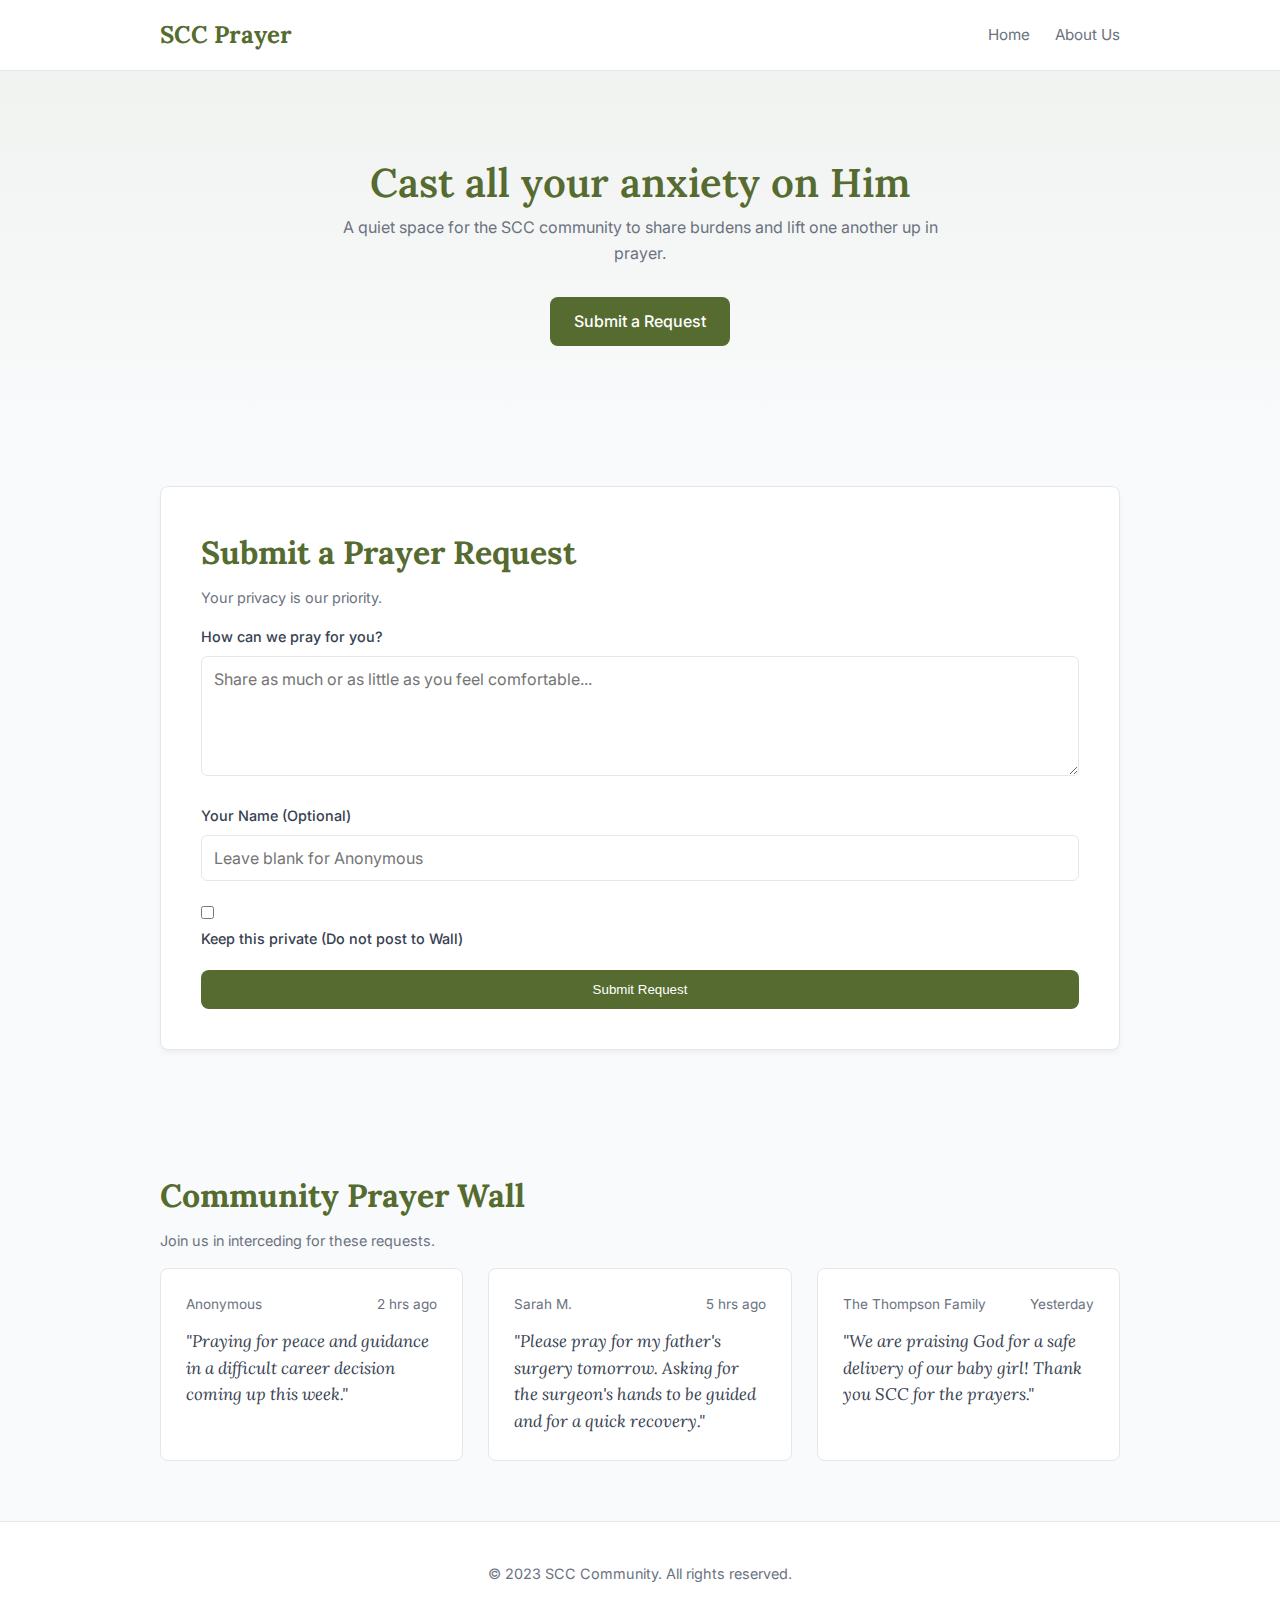
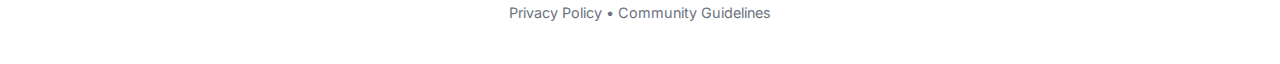
<file: index.html>
<!DOCTYPE html>
<html lang="en">
<head>
    <meta charset="UTF-8">
    <meta name="viewport" content="width=device-width, initial-scale=1.0">
    <title>SCC Prayer | Share & Intercede</title>
    <link rel="icon" type="image/png" href="static/SCClogo.jpeg">
    
    <link rel="stylesheet" href="static/style.css">

    <link rel="preconnect" href="https://fonts.googleapis.com">
    <link rel="preconnect" href="https://fonts.gstatic.com" crossorigin>
    <link href="https://fonts.googleapis.com/css2?family=Inter:wght@300;400;500&family=Lora:ital,wght@0,400;0,600;1,400&display=swap" rel="stylesheet">
    
    <link rel="stylesheet" href="static/style.css" >
</head>
<body>

    <nav class="navbar">
    <div class="container nav-flex">
        <a href="index.html" class="logo">SCC Prayer</a>

        <button class="hamburger" id="hamburgerBtn" aria-label="Toggle menu">
            <span class="bar"></span>
            <span class="bar"></span>
            <span class="bar"></span>
        </button>

        <div class="nav-links" id="navLinks">
            <a href="index.html" class="nav-item">Home</a>
            <a href="about.html" class="nav-item">About Us</a>
            
        </div>
    </div>
</nav>


    <header class="hero">
        <div class="container hero-content">
            <h1>Cast all your anxiety on Him</h1>
            <p class="hero-subtitle">A quiet space for the SCC community to share burdens and lift one another up in prayer.</p>
            <a href="#request" class="btn btn-primary">Submit a Request</a>
        </div>
    </header>

    <main>
        <section id="request" class="section-spacer">
            <div class="container">
                <div class="form-card">
                    <div class="form-header">
                        <h2>Submit a Prayer Request</h2>
                        <p class="text-muted">Your privacy is our priority.</p>
                    </div>

                    <div id="successMessage" class="alert alert-success" style="display:none;">
                        Your prayer request has been received.
                    </div>

                    <form id="prayerForm">
                        <div class="form-group">
                            <label for="prayerContent">How can we pray for you?</label>
                            <textarea id="prayerContent" class="form-control" placeholder="Share as much or as little as you feel comfortable..." required></textarea>
                        </div>

                        <div class="form-group">
                            <label for="name">Your Name (Optional)</label>
                            <input type="text" id="name" class="form-control" placeholder="Leave blank for Anonymous">
                        </div>

                        <div class="form-group checkbox-wrapper">
                            <input type="checkbox" id="privateCheck">
                            <label for="privateCheck" class="label-inline">Keep this private (Do not post to Wall)</label>
                        </div>

                        <button type="submit" class="btn btn-block">Submit Request</button>
                    </form>
                </div>
            </div>
        </section>

        <section id="wall" class="section-spacer bg-light">
            <div class="container">
                <div class="wall-header">
                    <h2>Community Prayer Wall</h2>
                    <p class="text-muted">Join us in interceding for these requests.</p>
                </div>

                <div class="prayer-grid" id="prayerGrid">
                    <article class="prayer-card">
                        <div class="prayer-meta">
                            <span class="author">Anonymous</span>
                            <span class="timestamp">2 hrs ago</span>
                        </div>
                        <div class="prayer-body">
                            "Praying for peace and guidance in a difficult career decision coming up this week."
                        </div>
                    </article>

                    <article class="prayer-card">
                        <div class="prayer-meta">
                            <span class="author">Sarah M.</span>
                            <span class="timestamp">5 hrs ago</span>
                        </div>
                        <div class="prayer-body">
                            "Please pray for my father's surgery tomorrow. Asking for the surgeon's hands to be guided and for a quick recovery."
                        </div>
                    </article>

                    <article class="prayer-card">
                        <div class="prayer-meta">
                            <span class="author">The Thompson Family</span>
                            <span class="timestamp">Yesterday</span>
                        </div>
                        <div class="prayer-body">
                            "We are praising God for a safe delivery of our baby girl! Thank you SCC for the prayers."
                        </div>
                    </article>
                </div>
            </div>
        </section>
    </main>

    <footer class="footer">
        <div class="container">
            <p>&copy; 2023 SCC Community. All rights reserved.</p>
            <nav class="footer-nav">
                <a href="#">Privacy Policy</a>
                <span class="separator">&bull;</span>
                <a href="#">Community Guidelines</a>
            </nav>
        </div>
    </footer>

    
    <script src="static/script.js" ></script>
</body>
</html>
</file>
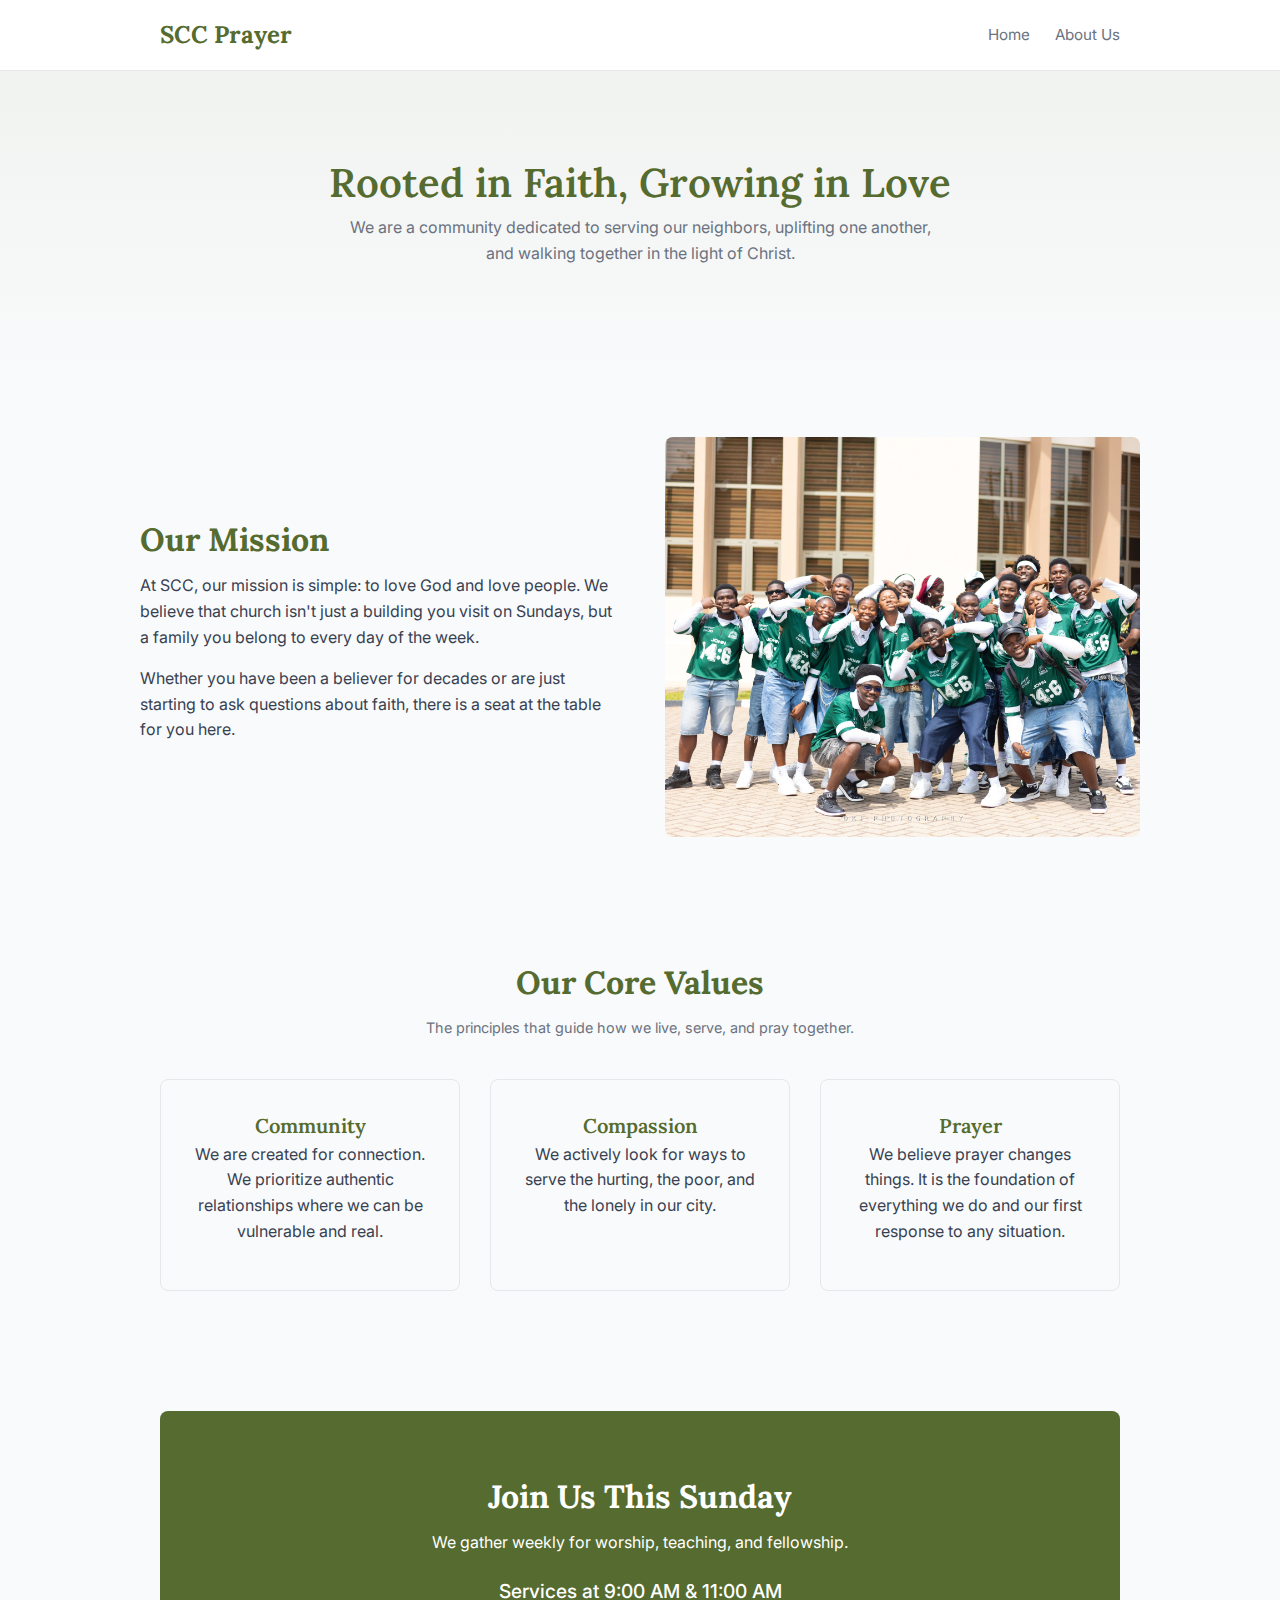
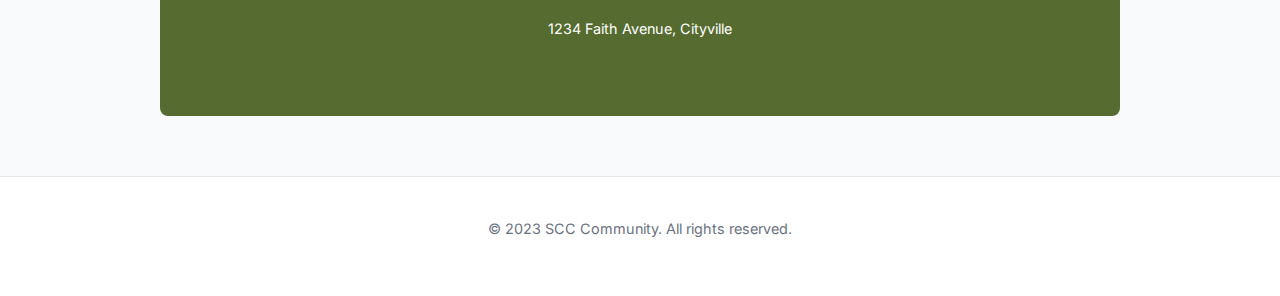
<file: about.html>
<!DOCTYPE html>
<html lang="en">
<head>
    <meta charset="UTF-8">
    <meta name="viewport" content="width=device-width, initial-scale=1.0">
    <title>About Us | SCC Community</title>
    <link rel="icon" type="image/png" href="static/SCClogo.jpeg">
    
    <link rel="preconnect" href="https://fonts.googleapis.com">
    <link rel="preconnect" href="https://fonts.gstatic.com" crossorigin>
    <link href="https://fonts.googleapis.com/css2?family=Inter:wght@300;400;500;600&family=Lora:ital,wght@0,400;0,600;1,400&display=swap" rel="stylesheet">
    <link rel="stylesheet" href="static/style.css">
</head>
<body>

    <nav class="navbar">
    <div class="container nav-flex">
        <a href="index.html" class="logo">SCC Prayer</a>

        <button class="hamburger" id="hamburgerBtn" aria-label="Toggle menu">
            <span class="bar"></span>
            <span class="bar"></span>
            <span class="bar"></span>
        </button>

        <div class="nav-links" id="navLinks">
            <a href="index.html" class="nav-item">Home</a>
            <a href="about.html" class="nav-item">About Us</a>
            
        </div>
    </div>
</nav>

    <header class="hero">
        <div class="container">
            <h1>Rooted in Faith, Growing in Love</h1>
            <p>We are a community dedicated to serving our neighbors, uplifting one another, and walking together in the light of Christ.</p>
        </div>
    </header>

    <main>
        
        <section class="section-spacer container">
            <div class="two-col-grid">
                <div class="text-block">
                    <h2>Our Mission</h2>
                    <p>
                        At SCC, our mission is simple: to love God and love people. We believe that church isn't just a building you visit on Sundays, but a family you belong to every day of the week.
                    </p>
                    <p>
                        Whether you have been a believer for decades or are just starting to ask questions about faith, there is a seat at the table for you here.
                    </p>
                </div>
                <div class="image-block">
                    <img src="static/images/SHOT8932.jpg">
                </div>
            </div>
        </section>

        <section class="section-spacer values-section">
            <div class="container">
                <div style="text-align: center; max-width: 600px; margin: 0 auto;">
                    <h2>Our Core Values</h2>
                    <p class="text-muted">The principles that guide how we live, serve, and pray together.</p>
                </div>

                <div class="values-grid">
                    <div class="value-card">
                        <h3>Community</h3>
                        <p>We are created for connection. We prioritize authentic relationships where we can be vulnerable and real.</p>
                    </div>
                    <div class="value-card">
                        <h3>Compassion</h3>
                        <p>We actively look for ways to serve the hurting, the poor, and the lonely in our city.</p>
                    </div>
                    <div class="value-card">
                        <h3>Prayer</h3>
                        <p>We believe prayer changes things. It is the foundation of everything we do and our first response to any situation.</p>
                    </div>
                </div>
            </div>
        </section>

        <div class="container">
            <div class="service-times">
                <h2>Join Us This Sunday</h2>
                <p>We gather weekly for worship, teaching, and fellowship.</p>
                <div style="margin-top: 20px; font-size: 1.2rem; font-weight: 500;">
                    Services at 9:00 AM & 11:00 AM
                </div>
                <p style="margin-top: 10px; font-size: 0.9rem;">1234 Faith Avenue, Cityville</p>
            </div>
        </div>

    </main>

    <footer>
        <div class="container">
            <p>&copy; 2023 SCC Community. All rights reserved.</p>
        </div>
    </footer>
<script src="static/script.js" ></script>
</body>
</html>
</file>
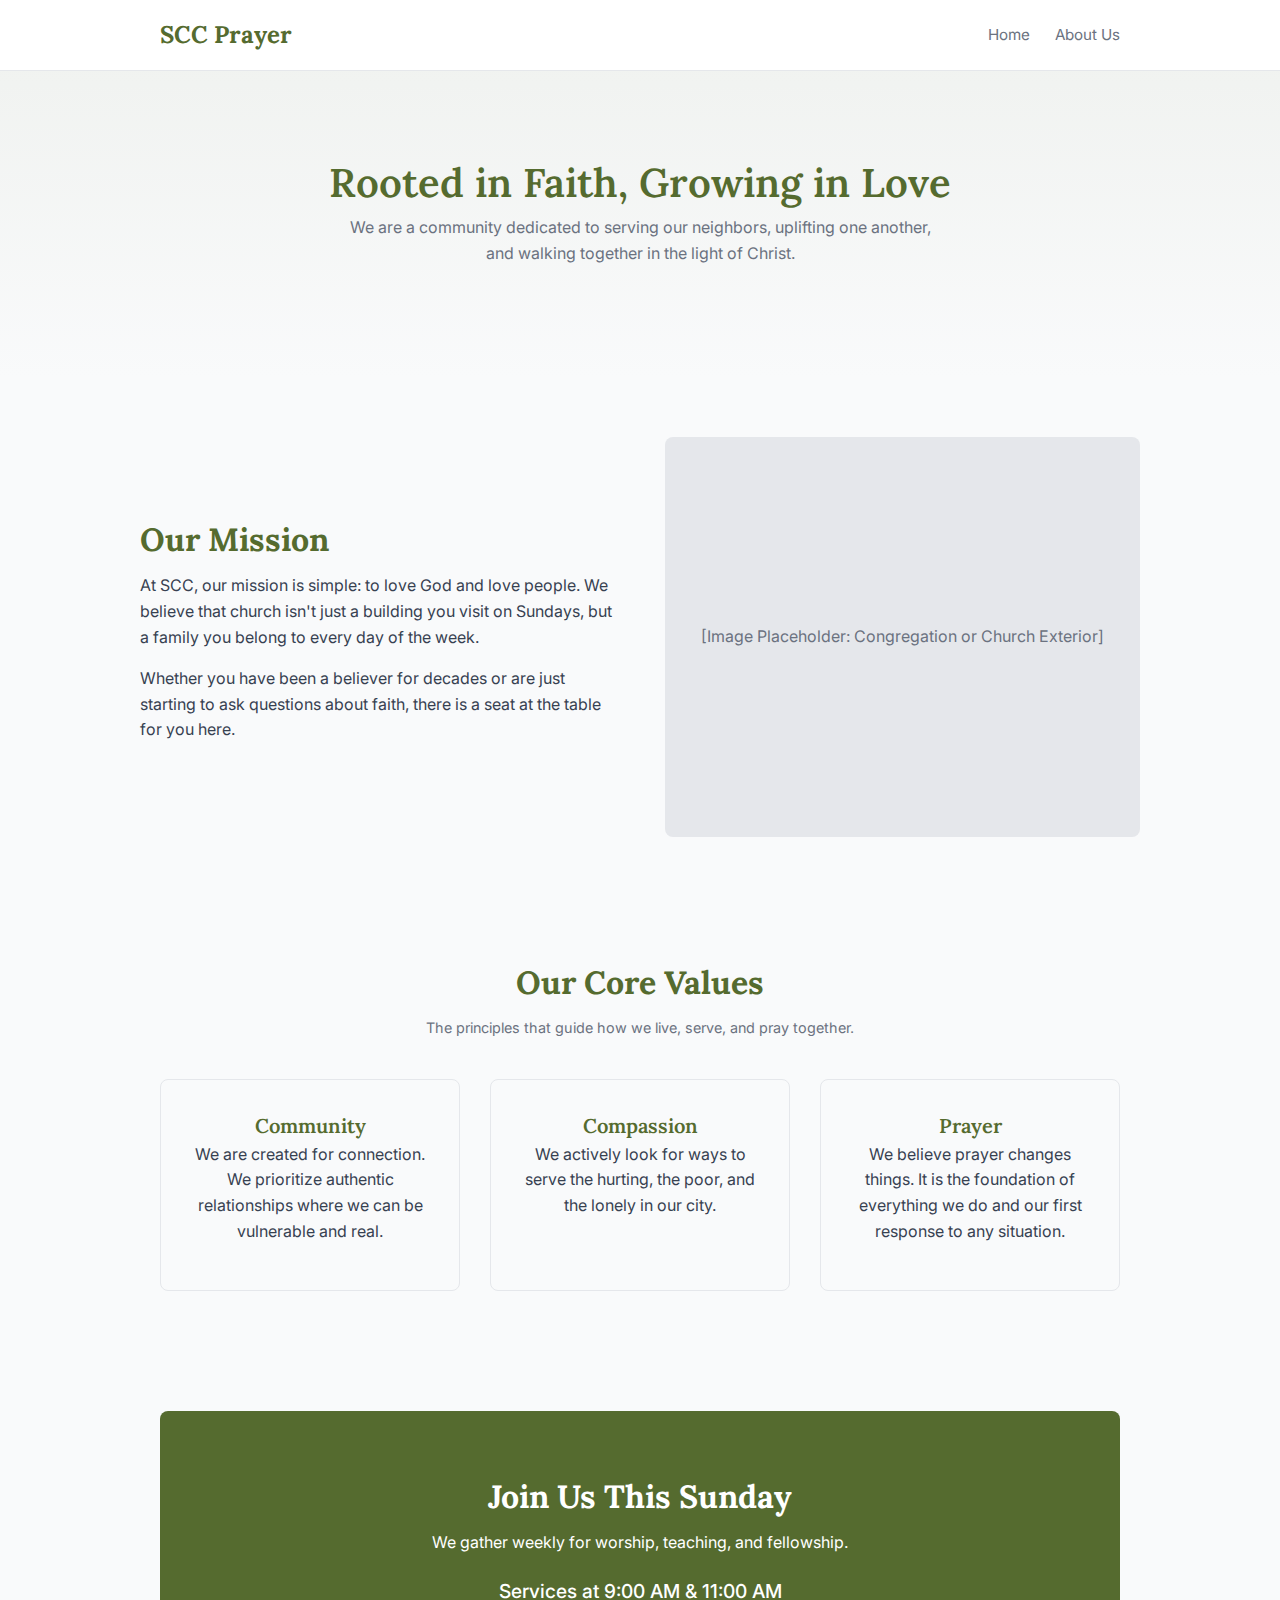
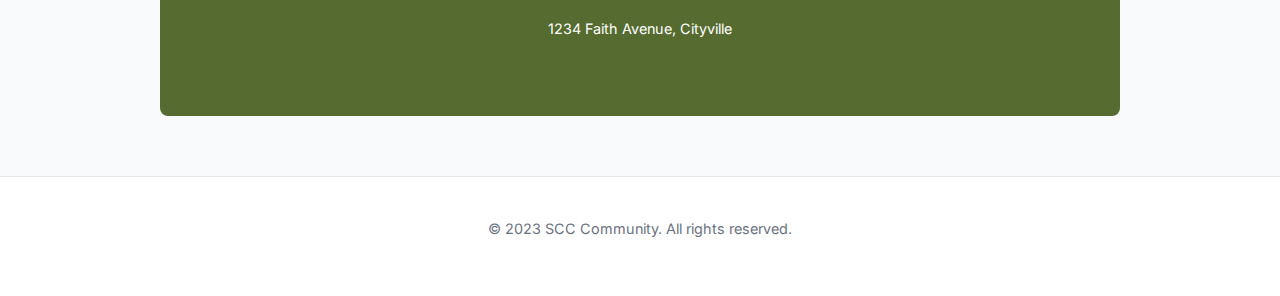
<file: about1.html>
<!DOCTYPE html>
<html lang="en">
<head>
    <meta charset="UTF-8">
    <meta name="viewport" content="width=device-width, initial-scale=1.0">
    <title>About Us | SCC Community</title>
    
    <link rel="preconnect" href="https://fonts.googleapis.com">
    <link rel="preconnect" href="https://fonts.gstatic.com" crossorigin>
    <link href="https://fonts.googleapis.com/css2?family=Inter:wght@300;400;500;600&family=Lora:ital,wght@0,400;0,600;1,400&display=swap" rel="stylesheet">
    <link rel="stylesheet" href="style.css">
</head>
<body>

    <nav class="navbar">
    <div class="container nav-flex">
        <a href="index.html" class="logo">SCC Prayer</a>

        <button class="hamburger" id="hamburgerBtn" aria-label="Toggle menu">
            <span class="bar"></span>
            <span class="bar"></span>
            <span class="bar"></span>
        </button>

        <div class="nav-links" id="navLinks">
            <a href="index.html" class="nav-item">Home</a>
            <a href="about1.html" class="nav-item">About Us</a>
            
        </div>
    </div>
</nav>

    <header class="hero">
        <div class="container">
            <h1>Rooted in Faith, Growing in Love</h1>
            <p>We are a community dedicated to serving our neighbors, uplifting one another, and walking together in the light of Christ.</p>
        </div>
    </header>

    <main>
        
        <section class="section-spacer container">
            <div class="two-col-grid">
                <div class="text-block">
                    <h2>Our Mission</h2>
                    <p>
                        At SCC, our mission is simple: to love God and love people. We believe that church isn't just a building you visit on Sundays, but a family you belong to every day of the week.
                    </p>
                    <p>
                        Whether you have been a believer for decades or are just starting to ask questions about faith, there is a seat at the table for you here.
                    </p>
                </div>
                <div class="image-block">
                    [Image Placeholder: Congregation or Church Exterior]
                </div>
            </div>
        </section>

        <section class="section-spacer values-section">
            <div class="container">
                <div style="text-align: center; max-width: 600px; margin: 0 auto;">
                    <h2>Our Core Values</h2>
                    <p class="text-muted">The principles that guide how we live, serve, and pray together.</p>
                </div>

                <div class="values-grid">
                    <div class="value-card">
                        <h3>Community</h3>
                        <p>We are created for connection. We prioritize authentic relationships where we can be vulnerable and real.</p>
                    </div>
                    <div class="value-card">
                        <h3>Compassion</h3>
                        <p>We actively look for ways to serve the hurting, the poor, and the lonely in our city.</p>
                    </div>
                    <div class="value-card">
                        <h3>Prayer</h3>
                        <p>We believe prayer changes things. It is the foundation of everything we do and our first response to any situation.</p>
                    </div>
                </div>
            </div>
        </section>

        <div class="container">
            <div class="service-times">
                <h2>Join Us This Sunday</h2>
                <p>We gather weekly for worship, teaching, and fellowship.</p>
                <div style="margin-top: 20px; font-size: 1.2rem; font-weight: 500;">
                    Services at 9:00 AM & 11:00 AM
                </div>
                <p style="margin-top: 10px; font-size: 0.9rem;">1234 Faith Avenue, Cityville</p>
            </div>
        </div>

    </main>

    <footer>
        <div class="container">
            <p>&copy; 2023 SCC Community. All rights reserved.</p>
        </div>
    </footer>
<script src="script.js" ></script>
</body>
</html>
</file>
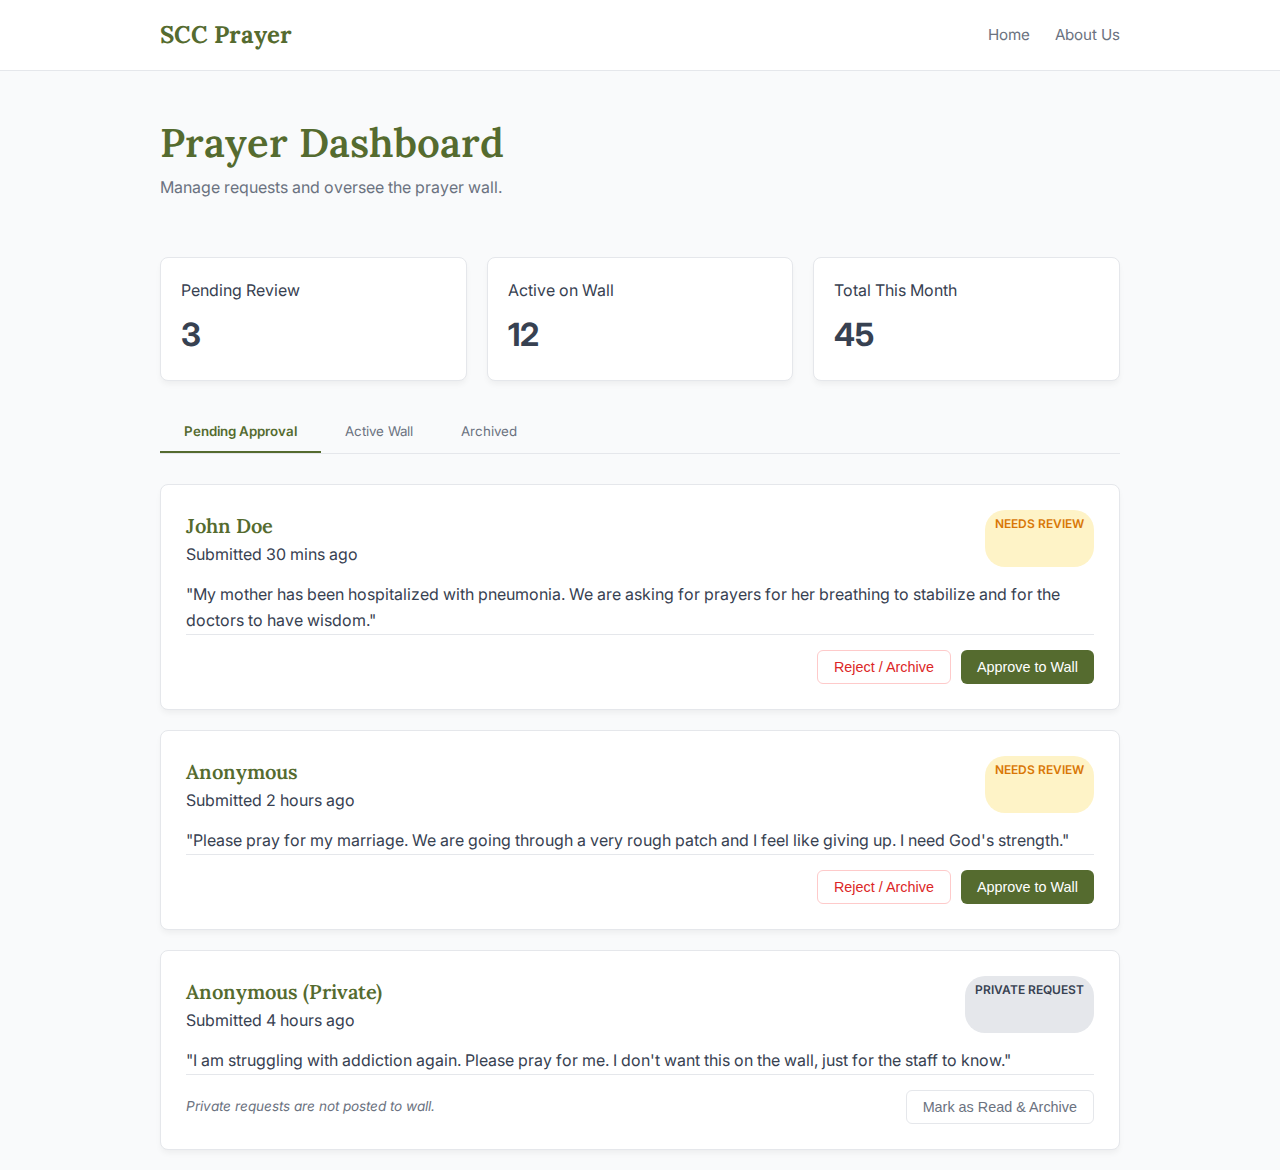
<file: admindashboard.html>
<!DOCTYPE html>
<html lang="en">
<head>
    <meta charset="UTF-8">
    <meta name="viewport" content="width=device-width, initial-scale=1.0">
    <title>Admin Dashboard | SCC Prayer</title>
    <link rel="icon" type="image/png" href="static/SCClogo.jpeg">
    <link rel="preconnect" href="https://fonts.googleapis.com">
    <link rel="preconnect" href="https://fonts.gstatic.com" crossorigin>
    <link href="https://fonts.googleapis.com/css2?family=Inter:wght@300;400;500;600&family=Lora:ital,wght@0,400;0,600;1,400&display=swap" rel="stylesheet">
    
    <link rel="stylesheet" href="static/style.css" >
    
    </head>
<body>

    <nav class="navbar">
    <div class="container nav-flex">
        <a href="index.html" class="logo">SCC Prayer</a>

        <button class="hamburger" id="hamburgerBtn" aria-label="Toggle menu">
            <span class="bar"></span>
            <span class="bar"></span>
            <span class="bar"></span>
        </button>

        <div class="nav-links" id="navLinks">
            <a href="index.html" class="nav-item">Home</a>
            <a href="about.html" class="nav-item">About Us</a>
            
        </div>
    </div>
</nav>


    <main class="container">
        <header class="dashboard-header">
            <div>
                <h1>Prayer Dashboard</h1>
                <p style="color: var(--text-muted);">Manage requests and oversee the prayer wall.</p>
            </div>
        </header>

        <section class="stats-grid">
            <div class="stat-card">
                <div class="stat-label">Pending Review</div>
                <div class="stat-number" style="color: var(--text-pending);">3</div>
            </div>
            <div class="stat-card">
                <div class="stat-label">Active on Wall</div>
                <div class="stat-number" style="color: var(--text-active);">12</div>
            </div>
            <div class="stat-card">
                <div class="stat-label">Total This Month</div>
                <div class="stat-number">45</div>
            </div>
        </section>

        <div class="tabs">
            <button class="tab-btn active" onclick="switchTab('pending')">Pending Approval</button>
            <button class="tab-btn" onclick="switchTab('active')">Active Wall</button>
            <button class="tab-btn" onclick="switchTab('archived')">Archived</button>
        </div>

        <div id="pending-view" class="view-section">
            
            <div class="request-card" id="req-101">
                <div class="card-header">
                    <div class="meta-info">
                        <h3>John Doe</h3>
                        <div class="meta-date">Submitted 30 mins ago</div>
                    </div>
                    <span class="status-badge badge-pending">Needs Review</span>
                </div>
                <div class="prayer-text">
                    "My mother has been hospitalized with pneumonia. We are asking for prayers for her breathing to stabilize and for the doctors to have wisdom."
                </div>
                <div class="card-actions">
                    <button class="btn btn-reject" onclick="archiveRequest('req-101')">Reject / Archive</button>
                    <button class="btn btn-approve" onclick="approveRequest('req-101')">Approve to Wall</button>
                </div>
            </div>

            <div class="request-card" id="req-102">
                <div class="card-header">
                    <div class="meta-info">
                        <h3>Anonymous</h3>
                        <div class="meta-date">Submitted 2 hours ago</div>
                    </div>
                    <span class="status-badge badge-pending">Needs Review</span>
                </div>
                <div class="prayer-text">
                    "Please pray for my marriage. We are going through a very rough patch and I feel like giving up. I need God's strength."
                </div>
                <div class="card-actions">
                    <button class="btn btn-reject" onclick="archiveRequest('req-102')">Reject / Archive</button>
                    <button class="btn btn-approve" onclick="approveRequest('req-102')">Approve to Wall</button>
                </div>
            </div>

             <div class="request-card" id="req-103">
                <div class="card-header">
                    <div class="meta-info">
                        <h3>Anonymous (Private)</h3>
                        <div class="meta-date">Submitted 4 hours ago</div>
                    </div>
                    <span class="status-badge badge-pending" style="background:#E5E7EB; color:#374151;">Private Request</span>
                </div>
                <div class="prayer-text">
                    "I am struggling with addiction again. Please pray for me. I don't want this on the wall, just for the staff to know."
                </div>
                <div class="card-actions">
                    <div style="margin-right: auto; font-size: 0.85rem; color: var(--text-muted); align-self: center;">
                        <em>Private requests are not posted to wall.</em>
                    </div>
                    <button class="btn btn-archive" onclick="archiveRequest('req-103')">Mark as Read & Archive</button>
                </div>
            </div>

        </div>

        <div id="active-view" class="view-section hidden">
            
            <div class="request-card" id="req-201">
                <div class="card-header">
                    <div class="meta-info">
                        <h3>Sarah M.</h3>
                        <div class="meta-date">Posted 5 hours ago</div>
                    </div>
                    <span class="status-badge badge-active">Live</span>
                </div>
                <div class="prayer-text">
                    "Please pray for my father's surgery tomorrow. Asking for the surgeon's hands to be guided and for a quick recovery."
                </div>
                <div class="card-actions">
                    <button class="btn btn-archive" onclick="archiveRequest('req-201')">Remove from Wall</button>
                </div>
            </div>

            <div class="request-card" id="req-202">
                <div class="card-header">
                    <div class="meta-info">
                        <h3>The Thompson Family</h3>
                        <div class="meta-date">Posted Yesterday</div>
                    </div>
                    <span class="status-badge badge-active">Live</span>
                </div>
                <div class="prayer-text">
                    "We are praising God for a safe delivery of our baby girl! Thank you SCC for the prayers."
                </div>
                <div class="card-actions">
                    <button class="btn btn-archive" onclick="archiveRequest('req-202')">Remove from Wall</button>
                </div>
            </div>
        </div>

        <div id="archived-view" class="view-section hidden">
            <div class="empty-state">
                <p>No recently archived items.</p>
            </div>
        </div>

    </main>

    
    <script src="static/script.js" ></script>
</body>
</html>
</file>
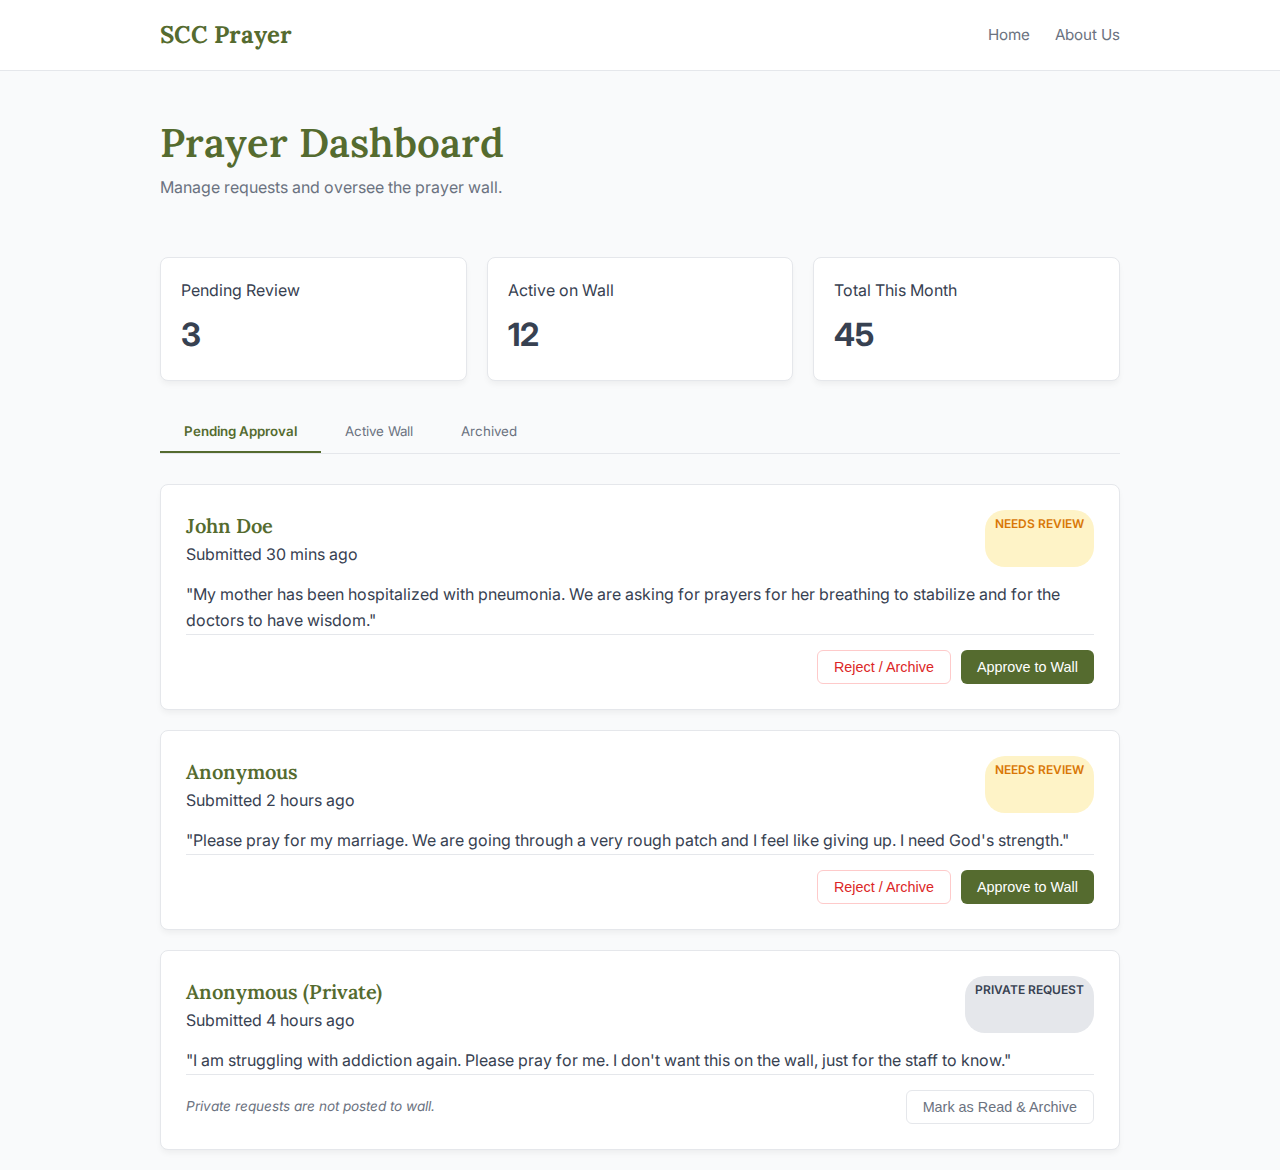
<file: admindashboard1.html>
<!DOCTYPE html>
<html lang="en">
<head>
    <meta charset="UTF-8">
    <meta name="viewport" content="width=device-width, initial-scale=1.0">
    <title>Admin Dashboard | SCC Prayer</title>
    
    <link rel="preconnect" href="https://fonts.googleapis.com">
    <link rel="preconnect" href="https://fonts.gstatic.com" crossorigin>
    <link href="https://fonts.googleapis.com/css2?family=Inter:wght@300;400;500;600&family=Lora:ital,wght@0,400;0,600;1,400&display=swap" rel="stylesheet">
    
    <link rel="stylesheet" href="style.css" >
    
    </head>
<body>

    <nav class="navbar">
    <div class="container nav-flex">
        <a href="index.html" class="logo">SCC Prayer</a>

        <button class="hamburger" id="hamburgerBtn" aria-label="Toggle menu">
            <span class="bar"></span>
            <span class="bar"></span>
            <span class="bar"></span>
        </button>

        <div class="nav-links" id="navLinks">
            <a href="index.html" class="nav-item">Home</a>
            <a href="about1.html" class="nav-item">About Us</a>
            
        </div>
    </div>
</nav>


    <main class="container">
        <header class="dashboard-header">
            <div>
                <h1>Prayer Dashboard</h1>
                <p style="color: var(--text-muted);">Manage requests and oversee the prayer wall.</p>
            </div>
        </header>

        <section class="stats-grid">
            <div class="stat-card">
                <div class="stat-label">Pending Review</div>
                <div class="stat-number" style="color: var(--text-pending);">3</div>
            </div>
            <div class="stat-card">
                <div class="stat-label">Active on Wall</div>
                <div class="stat-number" style="color: var(--text-active);">12</div>
            </div>
            <div class="stat-card">
                <div class="stat-label">Total This Month</div>
                <div class="stat-number">45</div>
            </div>
        </section>

        <div class="tabs">
            <button class="tab-btn active" onclick="switchTab('pending')">Pending Approval</button>
            <button class="tab-btn" onclick="switchTab('active')">Active Wall</button>
            <button class="tab-btn" onclick="switchTab('archived')">Archived</button>
        </div>

        <div id="pending-view" class="view-section">
            
            <div class="request-card" id="req-101">
                <div class="card-header">
                    <div class="meta-info">
                        <h3>John Doe</h3>
                        <div class="meta-date">Submitted 30 mins ago</div>
                    </div>
                    <span class="status-badge badge-pending">Needs Review</span>
                </div>
                <div class="prayer-text">
                    "My mother has been hospitalized with pneumonia. We are asking for prayers for her breathing to stabilize and for the doctors to have wisdom."
                </div>
                <div class="card-actions">
                    <button class="btn btn-reject" onclick="archiveRequest('req-101')">Reject / Archive</button>
                    <button class="btn btn-approve" onclick="approveRequest('req-101')">Approve to Wall</button>
                </div>
            </div>

            <div class="request-card" id="req-102">
                <div class="card-header">
                    <div class="meta-info">
                        <h3>Anonymous</h3>
                        <div class="meta-date">Submitted 2 hours ago</div>
                    </div>
                    <span class="status-badge badge-pending">Needs Review</span>
                </div>
                <div class="prayer-text">
                    "Please pray for my marriage. We are going through a very rough patch and I feel like giving up. I need God's strength."
                </div>
                <div class="card-actions">
                    <button class="btn btn-reject" onclick="archiveRequest('req-102')">Reject / Archive</button>
                    <button class="btn btn-approve" onclick="approveRequest('req-102')">Approve to Wall</button>
                </div>
            </div>

             <div class="request-card" id="req-103">
                <div class="card-header">
                    <div class="meta-info">
                        <h3>Anonymous (Private)</h3>
                        <div class="meta-date">Submitted 4 hours ago</div>
                    </div>
                    <span class="status-badge badge-pending" style="background:#E5E7EB; color:#374151;">Private Request</span>
                </div>
                <div class="prayer-text">
                    "I am struggling with addiction again. Please pray for me. I don't want this on the wall, just for the staff to know."
                </div>
                <div class="card-actions">
                    <div style="margin-right: auto; font-size: 0.85rem; color: var(--text-muted); align-self: center;">
                        <em>Private requests are not posted to wall.</em>
                    </div>
                    <button class="btn btn-archive" onclick="archiveRequest('req-103')">Mark as Read & Archive</button>
                </div>
            </div>

        </div>

        <div id="active-view" class="view-section hidden">
            
            <div class="request-card" id="req-201">
                <div class="card-header">
                    <div class="meta-info">
                        <h3>Sarah M.</h3>
                        <div class="meta-date">Posted 5 hours ago</div>
                    </div>
                    <span class="status-badge badge-active">Live</span>
                </div>
                <div class="prayer-text">
                    "Please pray for my father's surgery tomorrow. Asking for the surgeon's hands to be guided and for a quick recovery."
                </div>
                <div class="card-actions">
                    <button class="btn btn-archive" onclick="archiveRequest('req-201')">Remove from Wall</button>
                </div>
            </div>

            <div class="request-card" id="req-202">
                <div class="card-header">
                    <div class="meta-info">
                        <h3>The Thompson Family</h3>
                        <div class="meta-date">Posted Yesterday</div>
                    </div>
                    <span class="status-badge badge-active">Live</span>
                </div>
                <div class="prayer-text">
                    "We are praising God for a safe delivery of our baby girl! Thank you SCC for the prayers."
                </div>
                <div class="card-actions">
                    <button class="btn btn-archive" onclick="archiveRequest('req-202')">Remove from Wall</button>
                </div>
            </div>
        </div>

        <div id="archived-view" class="view-section hidden">
            <div class="empty-state">
                <p>No recently archived items.</p>
            </div>
        </div>

    </main>

    
    <script src="script.js" ></script>
</body>
</html>
</file>
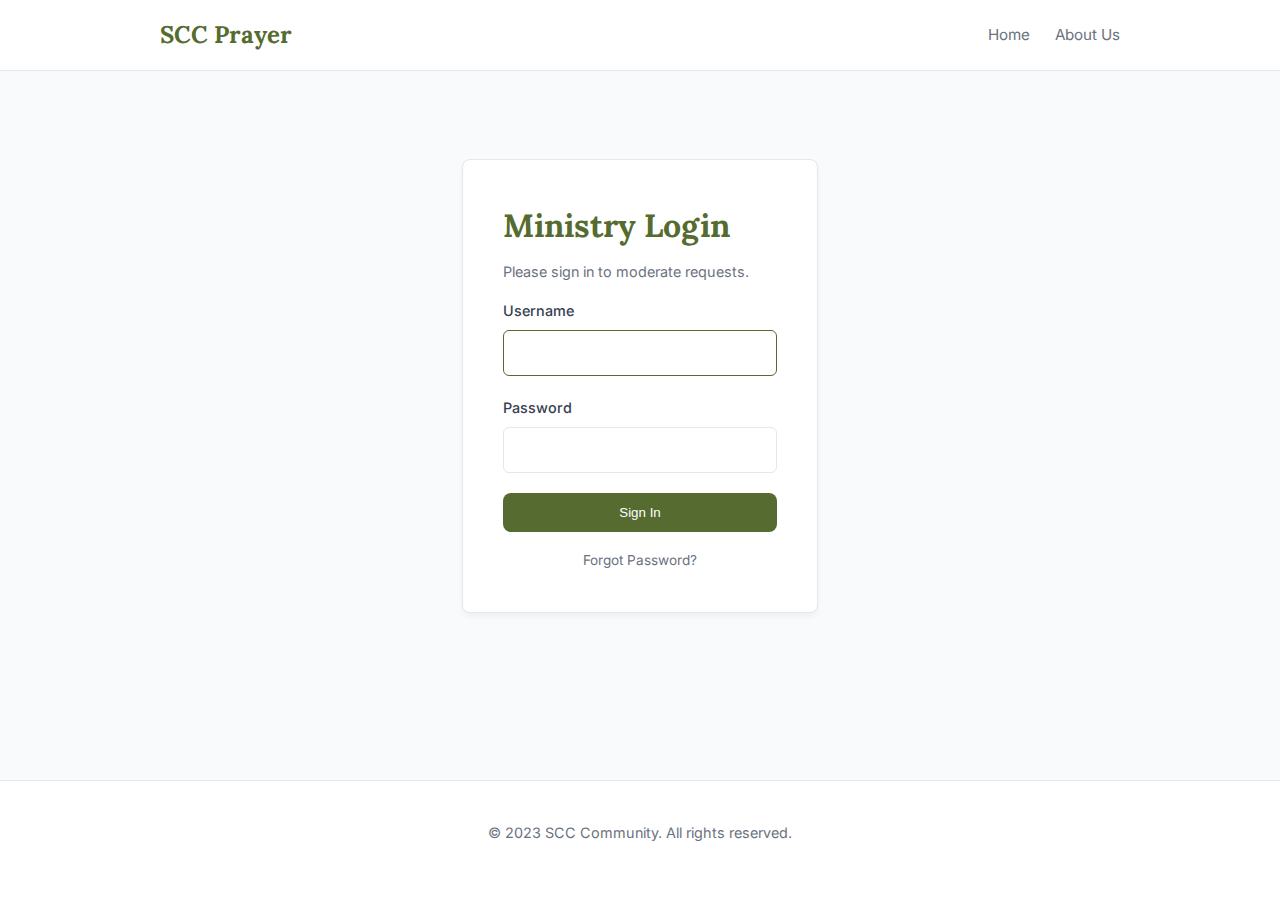
<file: adminlogin.html>
<!DOCTYPE html>
<html lang="en">
<head>
    <meta charset="UTF-8">
    <meta name="viewport" content="width=device-width, initial-scale=1.0">
    <title>Admin Login | SCC Prayer</title>
    <link rel="icon" type="image/png" href="static/SCClogo.jpeg">
    
    <link rel="stylesheet" href="static/style.css">

    <link rel="preconnect" href="https://fonts.googleapis.com">
    <link rel="preconnect" href="https://fonts.gstatic.com" crossorigin>
    <link href="https://fonts.googleapis.com/css2?family=Inter:wght@300;400;500&family=Lora:ital,wght@0,400;0,600;1,400&display=swap" rel="stylesheet">
</head>
<body>

    <nav class="navbar">
    <div class="container nav-flex">
        <a href="index.html" class="logo">SCC Prayer</a>

        <button class="hamburger" id="hamburgerBtn" aria-label="Toggle menu">
            <span class="bar"></span>
            <span class="bar"></span>
            <span class="bar"></span>
        </button>

        <div class="nav-links" id="navLinks">
            <a href="index.html" class="nav-item">Home</a>
            <a href="about.html" class="nav-item">About Us</a>
          
        </div>
    </div>
</nav>


    <main>
        <section class="section-spacer center-screen">
            <div class="container">
                <div class="form-card login-container" style="max-width: 400px; margin: 0 auto;">
                    <div class="form-header">
                        <h2>Ministry Login</h2>
                        <p class="text-muted">Please sign in to moderate requests.</p>
                    </div>

                    <div id="loginError" class="alert alert-error" style="display:none; color: #dc2626; background-color: #fef2f2; border: 1px solid #fecaca; padding: 10px; border-radius: 6px; margin-bottom: 15px; text-align: center; font-size: 0.9rem;">
                        Invalid credentials. Please try again.
                    </div>

                    <form id="loginForm">
                        <div class="form-group">
                            <label for="username">Username</label>
                            <input type="text" id="username" class="form-control" required autofocus>
                        </div>

                        <div class="form-group">
                            <label for="password">Password</label>
                            <input type="password" id="password" class="form-control" required>
                        </div>

                        <button type="submit" class="btn btn-block">Sign In</button>
                        
                        <div style="text-align: center; margin-top: 15px;">
                            <a href="#" style="font-size: 0.85rem; color: #6B7280; text-decoration: none;">Forgot Password?</a>
                        </div>
                    </form>
                </div>
            </div>
        </section>
    </main>

    <footer class="footer">
        <div class="container">
            <p>&copy; 2023 SCC Community. All rights reserved.</p>
        </div>
    </footer>

    
    <script src="static/script.js"></script>
</body>
</html>
</file>
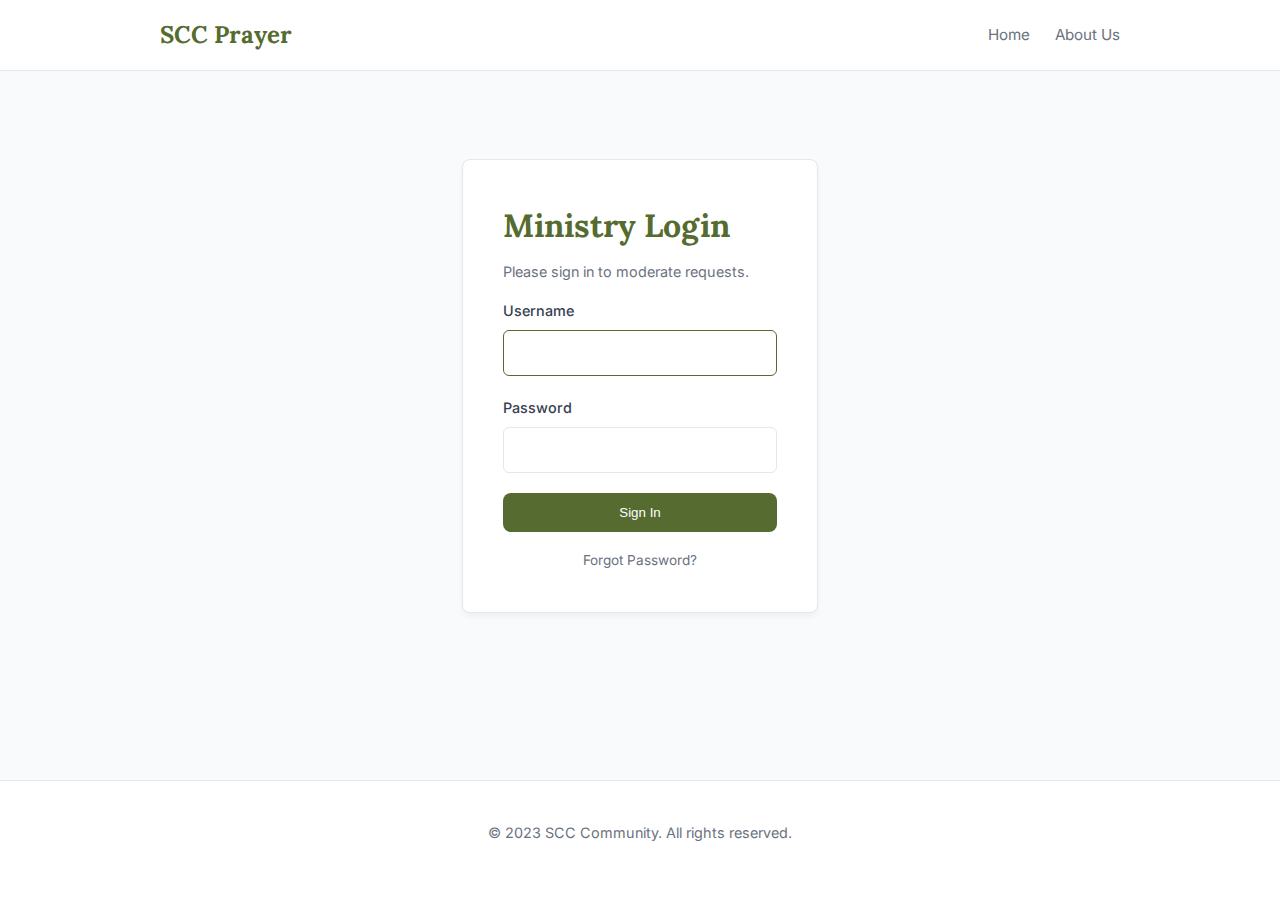
<file: adminlogin1.html>
<!DOCTYPE html>
<html lang="en">
<head>
    <meta charset="UTF-8">
    <meta name="viewport" content="width=device-width, initial-scale=1.0">
    <title>Admin Login | SCC Prayer</title>
    
    <link rel="stylesheet" href="style.css">

    <link rel="preconnect" href="https://fonts.googleapis.com">
    <link rel="preconnect" href="https://fonts.gstatic.com" crossorigin>
    <link href="https://fonts.googleapis.com/css2?family=Inter:wght@300;400;500&family=Lora:ital,wght@0,400;0,600;1,400&display=swap" rel="stylesheet">
</head>
<body>

    <nav class="navbar">
    <div class="container nav-flex">
        <a href="index.html" class="logo">SCC Prayer</a>

        <button class="hamburger" id="hamburgerBtn" aria-label="Toggle menu">
            <span class="bar"></span>
            <span class="bar"></span>
            <span class="bar"></span>
        </button>

        <div class="nav-links" id="navLinks">
            <a href="index.html" class="nav-item">Home</a>
            <a href="about1.html" class="nav-item">About Us</a>
          
        </div>
    </div>
</nav>


    <main>
        <section class="section-spacer center-screen">
            <div class="container">
                <div class="form-card login-container" style="max-width: 400px; margin: 0 auto;">
                    <div class="form-header">
                        <h2>Ministry Login</h2>
                        <p class="text-muted">Please sign in to moderate requests.</p>
                    </div>

                    <div id="loginError" class="alert alert-error" style="display:none; color: #dc2626; background-color: #fef2f2; border: 1px solid #fecaca; padding: 10px; border-radius: 6px; margin-bottom: 15px; text-align: center; font-size: 0.9rem;">
                        Invalid credentials. Please try again.
                    </div>

                    <form id="loginForm">
                        <div class="form-group">
                            <label for="username">Username</label>
                            <input type="text" id="username" class="form-control" required autofocus>
                        </div>

                        <div class="form-group">
                            <label for="password">Password</label>
                            <input type="password" id="password" class="form-control" required>
                        </div>

                        <button type="submit" class="btn btn-block">Sign In</button>
                        
                        <div style="text-align: center; margin-top: 15px;">
                            <a href="#" style="font-size: 0.85rem; color: #6B7280; text-decoration: none;">Forgot Password?</a>
                        </div>
                    </form>
                </div>
            </div>
        </section>
    </main>

    <footer class="footer">
        <div class="container">
            <p>&copy; 2023 SCC Community. All rights reserved.</p>
        </div>
    </footer>

    
    <script src="script.js"></script>
</body>
</html>
</file>
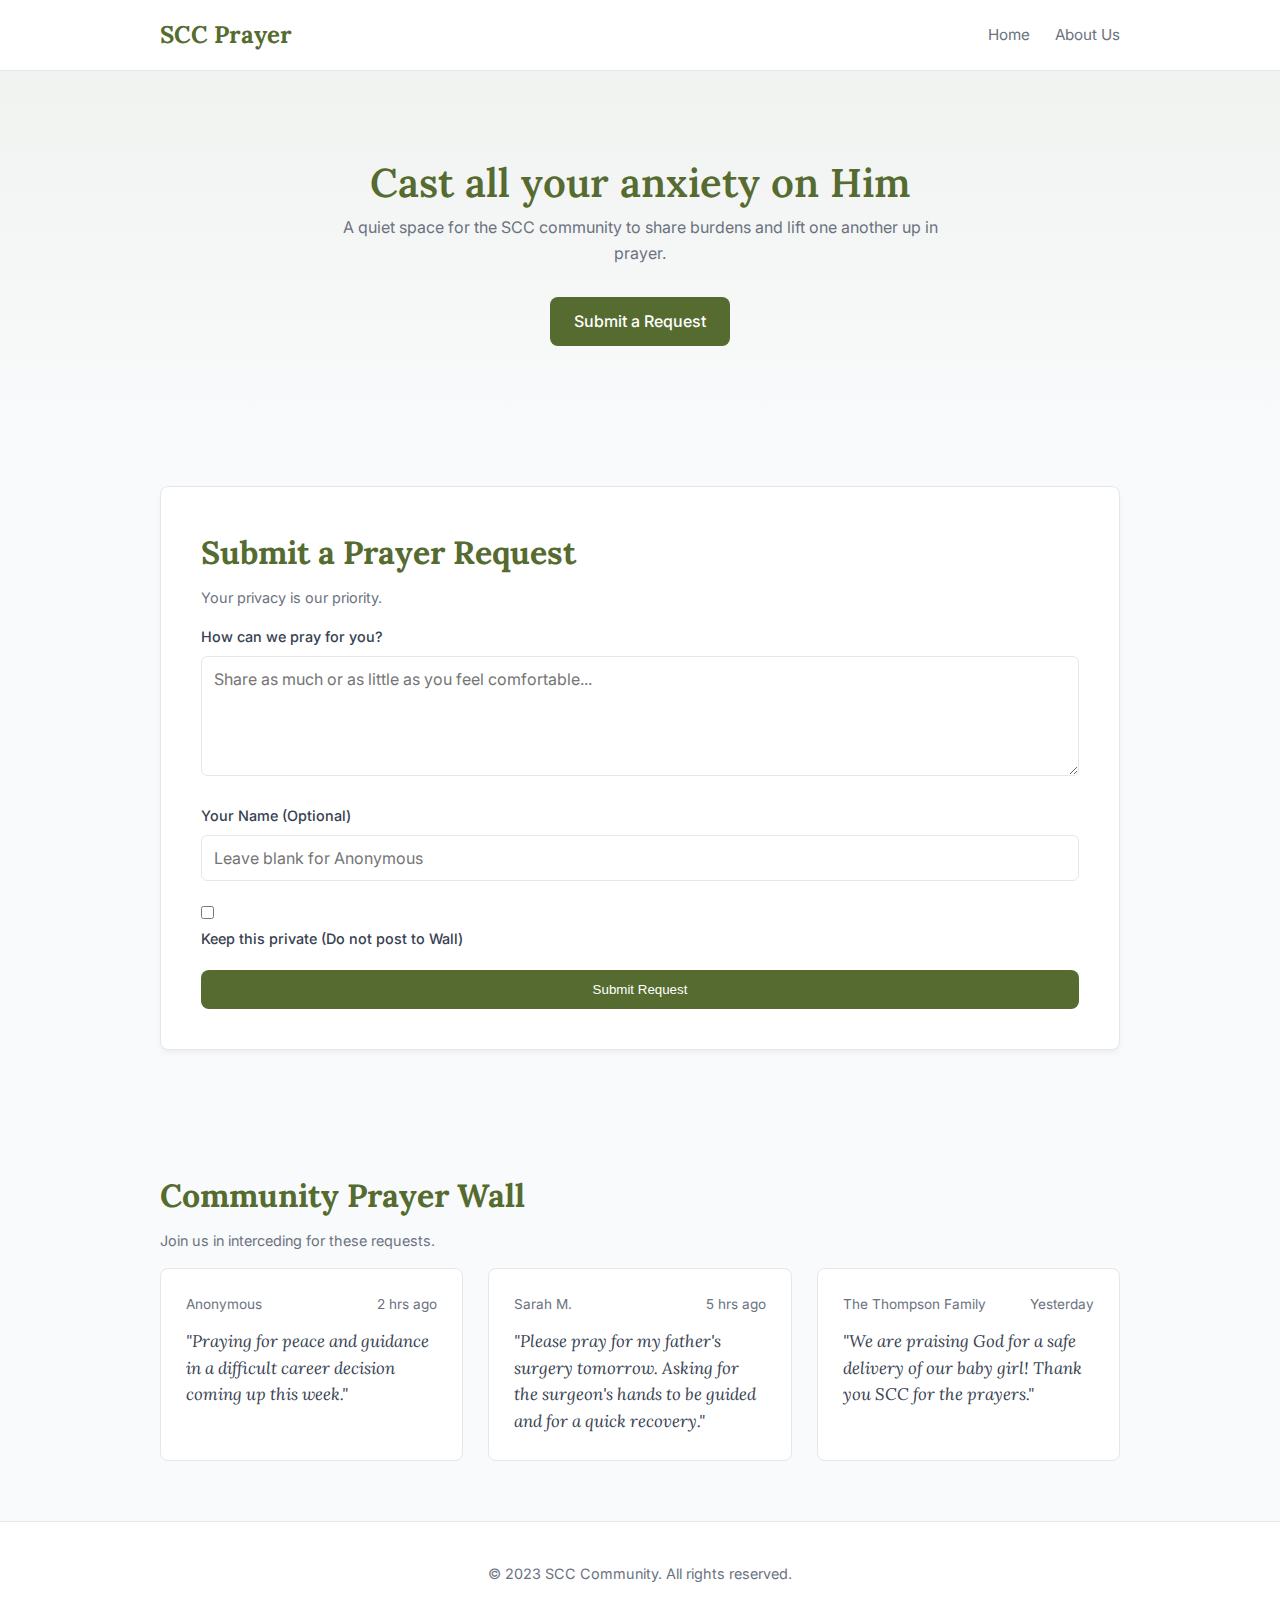
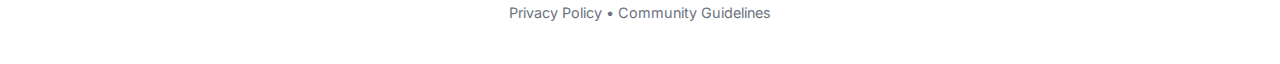
<file: index1.html>
<!DOCTYPE html>
<html lang="en">
<head>
    <meta charset="UTF-8">
    <meta name="viewport" content="width=device-width, initial-scale=1.0">
    <title>SCC Prayer | Share & Intercede</title>
    
    <link rel="stylesheet" href="style.css">

    <link rel="preconnect" href="https://fonts.googleapis.com">
    <link rel="preconnect" href="https://fonts.gstatic.com" crossorigin>
    <link href="https://fonts.googleapis.com/css2?family=Inter:wght@300;400;500&family=Lora:ital,wght@0,400;0,600;1,400&display=swap" rel="stylesheet">
    
    <link rel="stylesheet" href="style.css" >
</head>
<body>

    <nav class="navbar">
    <div class="container nav-flex">
        <a href="index.html" class="logo">SCC Prayer</a>

        <button class="hamburger" id="hamburgerBtn" aria-label="Toggle menu">
            <span class="bar"></span>
            <span class="bar"></span>
            <span class="bar"></span>
        </button>

        <div class="nav-links" id="navLinks">
            <a href="index.html" class="nav-item">Home</a>
            <a href="about1.html" class="nav-item">About Us</a>
            
        </div>
    </div>
</nav>


    <header class="hero">
        <div class="container hero-content">
            <h1>Cast all your anxiety on Him</h1>
            <p class="hero-subtitle">A quiet space for the SCC community to share burdens and lift one another up in prayer.</p>
            <a href="#request" class="btn btn-primary">Submit a Request</a>
        </div>
    </header>

    <main>
        <section id="request" class="section-spacer">
            <div class="container">
                <div class="form-card">
                    <div class="form-header">
                        <h2>Submit a Prayer Request</h2>
                        <p class="text-muted">Your privacy is our priority.</p>
                    </div>

                    <div id="successMessage" class="alert alert-success" style="display:none;">
                        Your prayer request has been received.
                    </div>

                    <form id="prayerForm">
                        <div class="form-group">
                            <label for="prayerContent">How can we pray for you?</label>
                            <textarea id="prayerContent" class="form-control" placeholder="Share as much or as little as you feel comfortable..." required></textarea>
                        </div>

                        <div class="form-group">
                            <label for="name">Your Name (Optional)</label>
                            <input type="text" id="name" class="form-control" placeholder="Leave blank for Anonymous">
                        </div>

                        <div class="form-group checkbox-wrapper">
                            <input type="checkbox" id="privateCheck">
                            <label for="privateCheck" class="label-inline">Keep this private (Do not post to Wall)</label>
                        </div>

                        <button type="submit" class="btn btn-block">Submit Request</button>
                    </form>
                </div>
            </div>
        </section>

        <section id="wall" class="section-spacer bg-light">
            <div class="container">
                <div class="wall-header">
                    <h2>Community Prayer Wall</h2>
                    <p class="text-muted">Join us in interceding for these requests.</p>
                </div>

                <div class="prayer-grid" id="prayerGrid">
                    <article class="prayer-card">
                        <div class="prayer-meta">
                            <span class="author">Anonymous</span>
                            <span class="timestamp">2 hrs ago</span>
                        </div>
                        <div class="prayer-body">
                            "Praying for peace and guidance in a difficult career decision coming up this week."
                        </div>
                    </article>

                    <article class="prayer-card">
                        <div class="prayer-meta">
                            <span class="author">Sarah M.</span>
                            <span class="timestamp">5 hrs ago</span>
                        </div>
                        <div class="prayer-body">
                            "Please pray for my father's surgery tomorrow. Asking for the surgeon's hands to be guided and for a quick recovery."
                        </div>
                    </article>

                    <article class="prayer-card">
                        <div class="prayer-meta">
                            <span class="author">The Thompson Family</span>
                            <span class="timestamp">Yesterday</span>
                        </div>
                        <div class="prayer-body">
                            "We are praising God for a safe delivery of our baby girl! Thank you SCC for the prayers."
                        </div>
                    </article>
                </div>
            </div>
        </section>
    </main>

    <footer class="footer">
        <div class="container">
            <p>&copy; 2023 SCC Community. All rights reserved.</p>
            <nav class="footer-nav">
                <a href="#">Privacy Policy</a>
                <span class="separator">&bull;</span>
                <a href="#">Community Guidelines</a>
            </nav>
        </div>
    </footer>

    
    <script src="script.js" ></script>
</body>
</html>
</file>
<file: static/style.css>
/* =========================================
   1. VARIABLES & RESET
   ========================================= */
:root {
    /* Branding Colors */
    --primary: #556B2F;       /* Sage/Dark Olive */
    --primary-hover: #445725;
    --primary-light: #8FBC8F;
    
    /* Backgrounds */
    --bg-body: #F9FAFB;       /* Warm light gray */
    --bg-card: #FFFFFF;
    
    /* Text */
    --text-main: #374151;     /* Slate */
    --text-muted: #6B7280;
    --text-light: #9CA3AF;
    
    /* UI Elements */
    --border: #E5E7EB;
    --radius: 8px;
    --shadow: 0 4px 6px -1px rgba(0, 0, 0, 0.05);
    
    /* Dashboard Status Colors */
    --status-pending-bg: #FEF3C7; 
    --status-pending-text: #D97706;
    --status-active-bg: #D1FAE5;  
    --status-active-text: #059669;
    --status-rejected-bg: #FEE2E2;
    --status-rejected-text: #DC2626;
}

* {
    box-sizing: border-box;
    margin: 0;
    padding: 0;
}

body {
    font-family: 'Inter', sans-serif;
    background-color: var(--bg-body);
    color: var(--text-main);
    line-height: 1.6;
    min-height: 100vh;
    display: flex;
    flex-direction: column;
}

/* =========================================
   2. TYPOGRAPHY
   ========================================= */
h1, h2, h3, .logo {
    font-family: 'Lora', serif;
    color: var(--primary);
}

h1 { font-size: 2.5rem; font-weight: 600; }
h2 { font-size: 2rem; margin-bottom: 0.5rem; }
h3 { font-size: 1.25rem; font-weight: 600; }

a { text-decoration: none; color: inherit; }
p { margin-bottom: 1rem; }

.text-muted { color: var(--text-muted); font-size: 0.9rem; }

/* =========================================
   3. NAVIGATION (Desktop & Mobile)
   ========================================= */
.navbar {
    background: var(--bg-card);
    border-bottom: 1px solid var(--border);
    padding: 1rem 0;
    position: sticky;
    top: 0;
    z-index: 1000;
}

.nav-flex {
    display: flex;
    justify-content: space-between;
    align-items: center;
    position: relative;
}

.logo {
    font-weight: 700;
    font-size: 1.5rem;
}

/* Desktop Defaults */
.nav-links {
    display: flex;
    align-items: center;
    gap: 25px;
}

.nav-item {
    font-size: 0.95rem;
    color: var(--text-muted);
    transition: color 0.2s;
}

.nav-item:hover, .nav-item.active {
    color: var(--primary);
}

/* Special styling for Admin/Button links in nav */
.btn-nav {
    border: 1px solid var(--border);
    padding: 8px 16px;
    border-radius: 20px;
    font-size: 0.85rem;
}
.btn-nav:hover {
    border-color: var(--primary);
    background-color: var(--bg-body);
}

/* Hamburger Icon (Hidden on Desktop) */
.hamburger {
    display: none;
    background: none;
    border: none;
    cursor: pointer;
    flex-direction: column;
    gap: 5px;
}

.hamburger .bar {
    width: 25px;
    height: 3px;
    background-color: var(--text-main);
    border-radius: 2px;
    transition: all 0.3s ease;
}

/* MOBILE NAV STYLES */
@media (max-width: 768px) {
    .hamburger {
        display: flex; /* Show button */
        z-index: 1002;
    }

    .nav-links {
        position: fixed;
        top: 0;
        right: -100%; /* Hide off-screen */
        width: 70%;
        height: 100vh;
        background-color: var(--bg-card);
        flex-direction: column;
        justify-content: center;
        align-items: center;
        gap: 40px;
        box-shadow: -5px 0 15px rgba(0,0,0,0.1);
        transition: right 0.3s ease-in-out;
        z-index: 1001;
    }

    .nav-links.active {
        right: 0; /* Slide in */
    }

    .nav-item {
        font-size: 1.2rem;
        font-family: 'Lora', serif;
    }
    
    /* Hamburger Animation to "X" */
    .hamburger.active .bar:nth-child(1) { transform: rotate(45deg) translate(5px, 6px); }
    .hamburger.active .bar:nth-child(2) { opacity: 0; }
    .hamburger.active .bar:nth-child(3) { transform: rotate(-45deg) translate(5px, -6px); }
}

/* =========================================
   4. LAYOUT UTILITIES
   ========================================= */
.container {
    max-width: 1000px;
    margin: 0 auto;
    padding: 0 20px;
}

main { flex: 1; } /* Pushes footer down */

.section-spacer { padding: 60px 0; }
.center-screen {
    display: flex;
    align-items: center;
    justify-content: center;
    min-height: 70vh;
}
.hidden { display: none !important; }

/* =========================================
   5. COMPONENTS (Buttons, Forms, Alerts)
   ========================================= */
/* Buttons */
.btn {
    display: inline-block;
    background-color: var(--primary);
    color: white;
    padding: 12px 24px;
    border-radius: var(--radius);
    font-weight: 500;
    border: none;
    cursor: pointer;
    transition: background 0.2s;
    text-align: center;
}
.btn:hover { background-color: var(--primary-hover); }
.btn-block { width: 100%; }

.btn-primary { background-color: var(--primary); color: white; }

/* Dashboard Button Variants */
.btn-approve { background-color: var(--primary); color: white; padding: 8px 16px; border-radius: 6px; font-size: 0.9rem; }
.btn-reject { background-color: white; border: 1px solid #FECACA; color: var(--status-rejected-text); padding: 8px 16px; border-radius: 6px; font-size: 0.9rem; }
.btn-archive { background-color: white; border: 1px solid var(--border); color: var(--text-muted); padding: 8px 16px; border-radius: 6px; font-size: 0.9rem; }

/* Forms */
.form-card {
    background: var(--bg-card);
    border: 1px solid var(--border);
    border-radius: var(--radius);
    padding: 40px;
    box-shadow: var(--shadow);
    width: 100%;
}
.login-container { max-width: 400px; margin: 0 auto; }

.form-group { margin-bottom: 20px; }
.form-group label { display: block; margin-bottom: 8px; font-weight: 500; font-size: 0.9rem; }

.form-control {
    width: 100%;
    padding: 12px;
    border: 1px solid var(--border);
    border-radius: 6px;
    font-family: 'Inter', sans-serif;
    font-size: 1rem;
    outline: none;
}
.form-control:focus { border-color: var(--primary); }
textarea.form-control { resize: vertical; min-height: 120px; }

/* Alerts */
.alert { padding: 12px; border-radius: var(--radius); margin-bottom: 20px; text-align: center; font-size: 0.9rem; }
.alert-success { background-color: #F0FDF4; color: #166534; border: 1px solid #BBF7D0; }
.alert-error { background-color: #FEF2F2; color: #991B1B; border: 1px solid #FECACA; }

/* =========================================
   6. PAGE SPECIFIC: HOME (Hero & Wall)
   ========================================= */
.hero {
    background: linear-gradient(180deg, rgba(85, 107, 47, 0.05) 0%, rgba(249, 250, 251, 1) 100%);
    text-align: center;
    padding: 80px 20px;
}
.hero p { max-width: 600px; margin: 0 auto 30px auto; color: var(--text-muted); }

.prayer-grid {
    display: grid;
    grid-template-columns: repeat(auto-fill, minmax(300px, 1fr));
    gap: 25px;
}

.prayer-card {
    background: var(--bg-card);
    border: 1px solid var(--border);
    border-radius: var(--radius);
    padding: 25px;
    transition: transform 0.2s, box-shadow 0.2s;
}
.prayer-card:hover { transform: translateY(-2px); box-shadow: 0 10px 15px -3px rgba(0,0,0,0.05); }

.prayer-meta { display: flex; justify-content: space-between; font-size: 0.85rem; color: var(--text-muted); margin-bottom: 12px; }
.prayer-body { font-family: 'Lora', serif; font-style: italic; font-size: 1.05rem; }

/* =========================================
   7. PAGE SPECIFIC: DASHBOARD
   ========================================= */
.dashboard-header { padding: 40px 0; display: flex; justify-content: space-between; align-items: center; }

.stats-grid { display: grid; grid-template-columns: repeat(auto-fit, minmax(200px, 1fr)); gap: 20px; margin-bottom: 30px; }
.stat-card { background: var(--bg-card); padding: 20px; border-radius: var(--radius); border: 1px solid var(--border); box-shadow: var(--shadow); }
.stat-number { font-size: 2rem; font-weight: 700; margin-top: 5px; }

/* Dashboard Tabs */
.tabs { display: flex; border-bottom: 1px solid var(--border); margin-bottom: 30px; }
.tab-btn {
    padding: 12px 24px; background: none; border: none; 
    border-bottom: 2px solid transparent; 
    font-family: 'Inter', sans-serif; cursor: pointer; color: var(--text-muted);
}
.tab-btn.active { color: var(--primary); border-bottom-color: var(--primary); font-weight: 600; }

/* Dashboard List Items */
.request-card { background: var(--bg-card); border: 1px solid var(--border); border-radius: var(--radius); padding: 25px; margin-bottom: 20px; box-shadow: var(--shadow); }
.card-header { display: flex; justify-content: space-between; margin-bottom: 15px; }
.status-badge { padding: 4px 10px; border-radius: 20px; font-size: 0.75rem; font-weight: 600; text-transform: uppercase; }

.badge-pending { background: var(--status-pending-bg); color: var(--status-pending-text); }
.badge-active { background: var(--status-active-bg); color: var(--status-active-text); }

.prayer-text-admin {
    font-family: 'Lora', serif; background-color: #FAFAF9; padding: 15px;
    border-radius: 6px; border: 1px solid #F3F4F6; margin-bottom: 20px;
}
.card-actions { display: flex; gap: 10px; justify-content: flex-end; border-top: 1px solid var(--border); padding-top: 15px; }

/* =========================================
   8. PAGE SPECIFIC: ABOUT
   ========================================= */
.two-col-grid { display: grid; grid-template-columns: 1fr 1fr; gap: 50px; align-items: center; }
.image-block { background-color: #E5E7EB; height: 400px; border-radius: var(--radius); display: flex; align-items: center; justify-content: center; color: var(--text-muted); }

.values-grid { display: grid; grid-template-columns: repeat(auto-fit, minmax(250px, 1fr)); gap: 30px; margin-top: 40px; }
.value-card { padding: 30px; background: var(--bg-body); border-radius: var(--radius); text-align: center; border: 1px solid var(--border); }

.service-times { background-color: var(--primary); color: white; padding: 60px 20px; border-radius: var(--radius); text-align: center; margin: 60px 0; }
.service-times h2 { color: white; }

/* Update the container to clip edges */
.image-block {
    /* Keep existing height/radius */
    height: 400px;
    border-radius: var(--radius);
    
    /* ADD THIS: Ensures the image stays inside the rounded corners */
    overflow: hidden; 
    padding: 0; /* Remove padding so image hits the edge */
}

/* ADD THIS: Style the image itself */
.image-block img {
    width: 100%;
    height: 100%;
    object-fit: cover; /* This makes the image crop nicely instead of stretching */
    display: block;
}

/* =========================================
   9. FOOTER
   ========================================= */
footer {
    text-align: center;
    padding: 40px 0;
    margin-top: auto;
    border-top: 1px solid var(--border);
    color: var(--text-muted);
    font-size: 0.9rem;
    background: var(--bg-card);
}

/* =========================================
   10. MOBILE RESPONSIVENESS (Global)
   ========================================= */
@media (max-width: 768px) {
    .two-col-grid { grid-template-columns: 1fr; }
    .hero h1 { font-size: 2rem; }
    .form-card { padding: 20px; }
    .prayer-grid { grid-template-columns: 1fr; }
}
</file>
<file: style.css>
/* =========================================
   1. VARIABLES & RESET
   ========================================= */
:root {
    /* Branding Colors */
    --primary: #556B2F;       /* Sage/Dark Olive */
    --primary-hover: #445725;
    --primary-light: #8FBC8F;
    
    /* Backgrounds */
    --bg-body: #F9FAFB;       /* Warm light gray */
    --bg-card: #FFFFFF;
    
    /* Text */
    --text-main: #374151;     /* Slate */
    --text-muted: #6B7280;
    --text-light: #9CA3AF;
    
    /* UI Elements */
    --border: #E5E7EB;
    --radius: 8px;
    --shadow: 0 4px 6px -1px rgba(0, 0, 0, 0.05);
    
    /* Dashboard Status Colors */
    --status-pending-bg: #FEF3C7; 
    --status-pending-text: #D97706;
    --status-active-bg: #D1FAE5;  
    --status-active-text: #059669;
    --status-rejected-bg: #FEE2E2;
    --status-rejected-text: #DC2626;
}

* {
    box-sizing: border-box;
    margin: 0;
    padding: 0;
}

body {
    font-family: 'Inter', sans-serif;
    background-color: var(--bg-body);
    color: var(--text-main);
    line-height: 1.6;
    min-height: 100vh;
    display: flex;
    flex-direction: column;
}

/* =========================================
   2. TYPOGRAPHY
   ========================================= */
h1, h2, h3, .logo {
    font-family: 'Lora', serif;
    color: var(--primary);
}

h1 { font-size: 2.5rem; font-weight: 600; }
h2 { font-size: 2rem; margin-bottom: 0.5rem; }
h3 { font-size: 1.25rem; font-weight: 600; }

a { text-decoration: none; color: inherit; }
p { margin-bottom: 1rem; }

.text-muted { color: var(--text-muted); font-size: 0.9rem; }

/* =========================================
   3. NAVIGATION (Desktop & Mobile)
   ========================================= */
.navbar {
    background: var(--bg-card);
    border-bottom: 1px solid var(--border);
    padding: 1rem 0;
    position: sticky;
    top: 0;
    z-index: 1000;
}

.nav-flex {
    display: flex;
    justify-content: space-between;
    align-items: center;
    position: relative;
}

.logo {
    font-weight: 700;
    font-size: 1.5rem;
}

/* Desktop Defaults */
.nav-links {
    display: flex;
    align-items: center;
    gap: 25px;
}

.nav-item {
    font-size: 0.95rem;
    color: var(--text-muted);
    transition: color 0.2s;
}

.nav-item:hover, .nav-item.active {
    color: var(--primary);
}

/* Special styling for Admin/Button links in nav */
.btn-nav {
    border: 1px solid var(--border);
    padding: 8px 16px;
    border-radius: 20px;
    font-size: 0.85rem;
}
.btn-nav:hover {
    border-color: var(--primary);
    background-color: var(--bg-body);
}

/* Hamburger Icon (Hidden on Desktop) */
.hamburger {
    display: none;
    background: none;
    border: none;
    cursor: pointer;
    flex-direction: column;
    gap: 5px;
}

.hamburger .bar {
    width: 25px;
    height: 3px;
    background-color: var(--text-main);
    border-radius: 2px;
    transition: all 0.3s ease;
}

/* MOBILE NAV STYLES */
@media (max-width: 768px) {
    .hamburger {
        display: flex; /* Show button */
        z-index: 1002;
    }

    .nav-links {
        position: fixed;
        top: 0;
        right: -100%; /* Hide off-screen */
        width: 70%;
        height: 100vh;
        background-color: var(--bg-card);
        flex-direction: column;
        justify-content: center;
        align-items: center;
        gap: 40px;
        box-shadow: -5px 0 15px rgba(0,0,0,0.1);
        transition: right 0.3s ease-in-out;
        z-index: 1001;
    }

    .nav-links.active {
        right: 0; /* Slide in */
    }

    .nav-item {
        font-size: 1.2rem;
        font-family: 'Lora', serif;
    }
    
    /* Hamburger Animation to "X" */
    .hamburger.active .bar:nth-child(1) { transform: rotate(45deg) translate(5px, 6px); }
    .hamburger.active .bar:nth-child(2) { opacity: 0; }
    .hamburger.active .bar:nth-child(3) { transform: rotate(-45deg) translate(5px, -6px); }
}

/* =========================================
   4. LAYOUT UTILITIES
   ========================================= */
.container {
    max-width: 1000px;
    margin: 0 auto;
    padding: 0 20px;
}

main { flex: 1; } /* Pushes footer down */

.section-spacer { padding: 60px 0; }
.center-screen {
    display: flex;
    align-items: center;
    justify-content: center;
    min-height: 70vh;
}
.hidden { display: none !important; }

/* =========================================
   5. COMPONENTS (Buttons, Forms, Alerts)
   ========================================= */
/* Buttons */
.btn {
    display: inline-block;
    background-color: var(--primary);
    color: white;
    padding: 12px 24px;
    border-radius: var(--radius);
    font-weight: 500;
    border: none;
    cursor: pointer;
    transition: background 0.2s;
    text-align: center;
}
.btn:hover { background-color: var(--primary-hover); }
.btn-block { width: 100%; }

.btn-primary { background-color: var(--primary); color: white; }

/* Dashboard Button Variants */
.btn-approve { background-color: var(--primary); color: white; padding: 8px 16px; border-radius: 6px; font-size: 0.9rem; }
.btn-reject { background-color: white; border: 1px solid #FECACA; color: var(--status-rejected-text); padding: 8px 16px; border-radius: 6px; font-size: 0.9rem; }
.btn-archive { background-color: white; border: 1px solid var(--border); color: var(--text-muted); padding: 8px 16px; border-radius: 6px; font-size: 0.9rem; }

/* Forms */
.form-card {
    background: var(--bg-card);
    border: 1px solid var(--border);
    border-radius: var(--radius);
    padding: 40px;
    box-shadow: var(--shadow);
    width: 100%;
}
.login-container { max-width: 400px; margin: 0 auto; }

.form-group { margin-bottom: 20px; }
.form-group label { display: block; margin-bottom: 8px; font-weight: 500; font-size: 0.9rem; }

.form-control {
    width: 100%;
    padding: 12px;
    border: 1px solid var(--border);
    border-radius: 6px;
    font-family: 'Inter', sans-serif;
    font-size: 1rem;
    outline: none;
}
.form-control:focus { border-color: var(--primary); }
textarea.form-control { resize: vertical; min-height: 120px; }

/* Alerts */
.alert { padding: 12px; border-radius: var(--radius); margin-bottom: 20px; text-align: center; font-size: 0.9rem; }
.alert-success { background-color: #F0FDF4; color: #166534; border: 1px solid #BBF7D0; }
.alert-error { background-color: #FEF2F2; color: #991B1B; border: 1px solid #FECACA; }

/* =========================================
   6. PAGE SPECIFIC: HOME (Hero & Wall)
   ========================================= */
.hero {
    background: linear-gradient(180deg, rgba(85, 107, 47, 0.05) 0%, rgba(249, 250, 251, 1) 100%);
    text-align: center;
    padding: 80px 20px;
}
.hero p { max-width: 600px; margin: 0 auto 30px auto; color: var(--text-muted); }

.prayer-grid {
    display: grid;
    grid-template-columns: repeat(auto-fill, minmax(300px, 1fr));
    gap: 25px;
}

.prayer-card {
    background: var(--bg-card);
    border: 1px solid var(--border);
    border-radius: var(--radius);
    padding: 25px;
    transition: transform 0.2s, box-shadow 0.2s;
}
.prayer-card:hover { transform: translateY(-2px); box-shadow: 0 10px 15px -3px rgba(0,0,0,0.05); }

.prayer-meta { display: flex; justify-content: space-between; font-size: 0.85rem; color: var(--text-muted); margin-bottom: 12px; }
.prayer-body { font-family: 'Lora', serif; font-style: italic; font-size: 1.05rem; }

/* =========================================
   7. PAGE SPECIFIC: DASHBOARD
   ========================================= */
.dashboard-header { padding: 40px 0; display: flex; justify-content: space-between; align-items: center; }

.stats-grid { display: grid; grid-template-columns: repeat(auto-fit, minmax(200px, 1fr)); gap: 20px; margin-bottom: 30px; }
.stat-card { background: var(--bg-card); padding: 20px; border-radius: var(--radius); border: 1px solid var(--border); box-shadow: var(--shadow); }
.stat-number { font-size: 2rem; font-weight: 700; margin-top: 5px; }

/* Dashboard Tabs */
.tabs { display: flex; border-bottom: 1px solid var(--border); margin-bottom: 30px; }
.tab-btn {
    padding: 12px 24px; background: none; border: none; 
    border-bottom: 2px solid transparent; 
    font-family: 'Inter', sans-serif; cursor: pointer; color: var(--text-muted);
}
.tab-btn.active { color: var(--primary); border-bottom-color: var(--primary); font-weight: 600; }

/* Dashboard List Items */
.request-card { background: var(--bg-card); border: 1px solid var(--border); border-radius: var(--radius); padding: 25px; margin-bottom: 20px; box-shadow: var(--shadow); }
.card-header { display: flex; justify-content: space-between; margin-bottom: 15px; }
.status-badge { padding: 4px 10px; border-radius: 20px; font-size: 0.75rem; font-weight: 600; text-transform: uppercase; }

.badge-pending { background: var(--status-pending-bg); color: var(--status-pending-text); }
.badge-active { background: var(--status-active-bg); color: var(--status-active-text); }

.prayer-text-admin {
    font-family: 'Lora', serif; background-color: #FAFAF9; padding: 15px;
    border-radius: 6px; border: 1px solid #F3F4F6; margin-bottom: 20px;
}
.card-actions { display: flex; gap: 10px; justify-content: flex-end; border-top: 1px solid var(--border); padding-top: 15px; }

/* =========================================
   8. PAGE SPECIFIC: ABOUT
   ========================================= */
.two-col-grid { display: grid; grid-template-columns: 1fr 1fr; gap: 50px; align-items: center; }
.image-block { background-color: #E5E7EB; height: 400px; border-radius: var(--radius); display: flex; align-items: center; justify-content: center; color: var(--text-muted); }

.values-grid { display: grid; grid-template-columns: repeat(auto-fit, minmax(250px, 1fr)); gap: 30px; margin-top: 40px; }
.value-card { padding: 30px; background: var(--bg-body); border-radius: var(--radius); text-align: center; border: 1px solid var(--border); }

.service-times { background-color: var(--primary); color: white; padding: 60px 20px; border-radius: var(--radius); text-align: center; margin: 60px 0; }
.service-times h2 { color: white; }

/* =========================================
   9. FOOTER
   ========================================= */
footer {
    text-align: center;
    padding: 40px 0;
    margin-top: auto;
    border-top: 1px solid var(--border);
    color: var(--text-muted);
    font-size: 0.9rem;
    background: var(--bg-card);
}

/* =========================================
   10. MOBILE RESPONSIVENESS (Global)
   ========================================= */
@media (max-width: 768px) {
    .two-col-grid { grid-template-columns: 1fr; }
    .hero h1 { font-size: 2rem; }
    .form-card { padding: 20px; }
    .prayer-grid { grid-template-columns: 1fr; }
}
</file>
